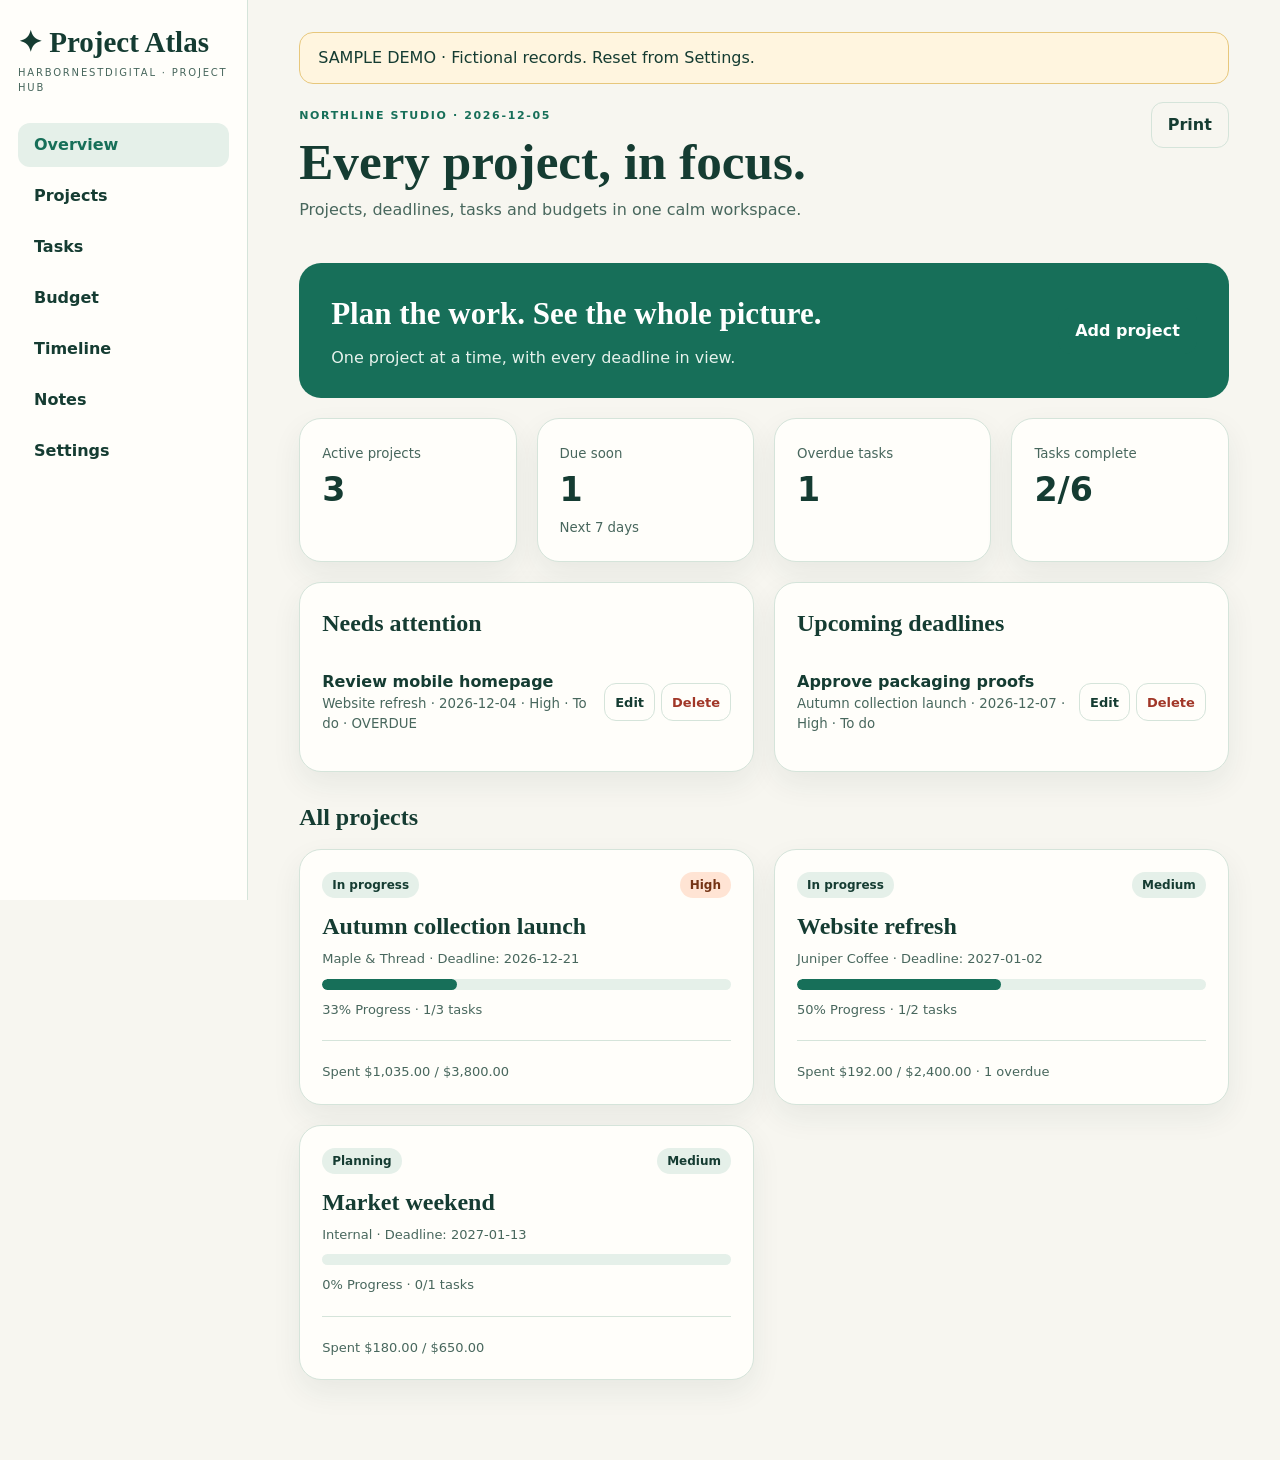
<file: index.html>
<!doctype html><html lang="en" data-demo="true"><head><meta charset="utf-8"><meta name="viewport" content="width=device-width,initial-scale=1"><meta name="theme-color" content="#e8f0e9"><meta name="description" content="Project Atlas — a private, offline multi-project organizer by HarborNestDigital"><link rel="icon" href="icon-192.png"><link rel="manifest" href="manifest.webmanifest"><link rel="stylesheet" href="style.css"><title>Project Atlas Sample Demo | HarborNestDigital</title></head><body><div id="app"></div><dialog id="editor" aria-labelledby="modalTitle"><form id="entryForm"><header><h2 id="modalTitle">Add record</h2><button type="button" id="closeModal" aria-label="Close">×</button></header><div id="fields"></div><footer><button type="button" id="cancelModal">Cancel</button><button class="primary" type="submit">Save</button></footer></form></dialog><input id="restoreFile" type="file" accept=".json,application/json" hidden><script src="app.js" defer></script></body></html>
</file>
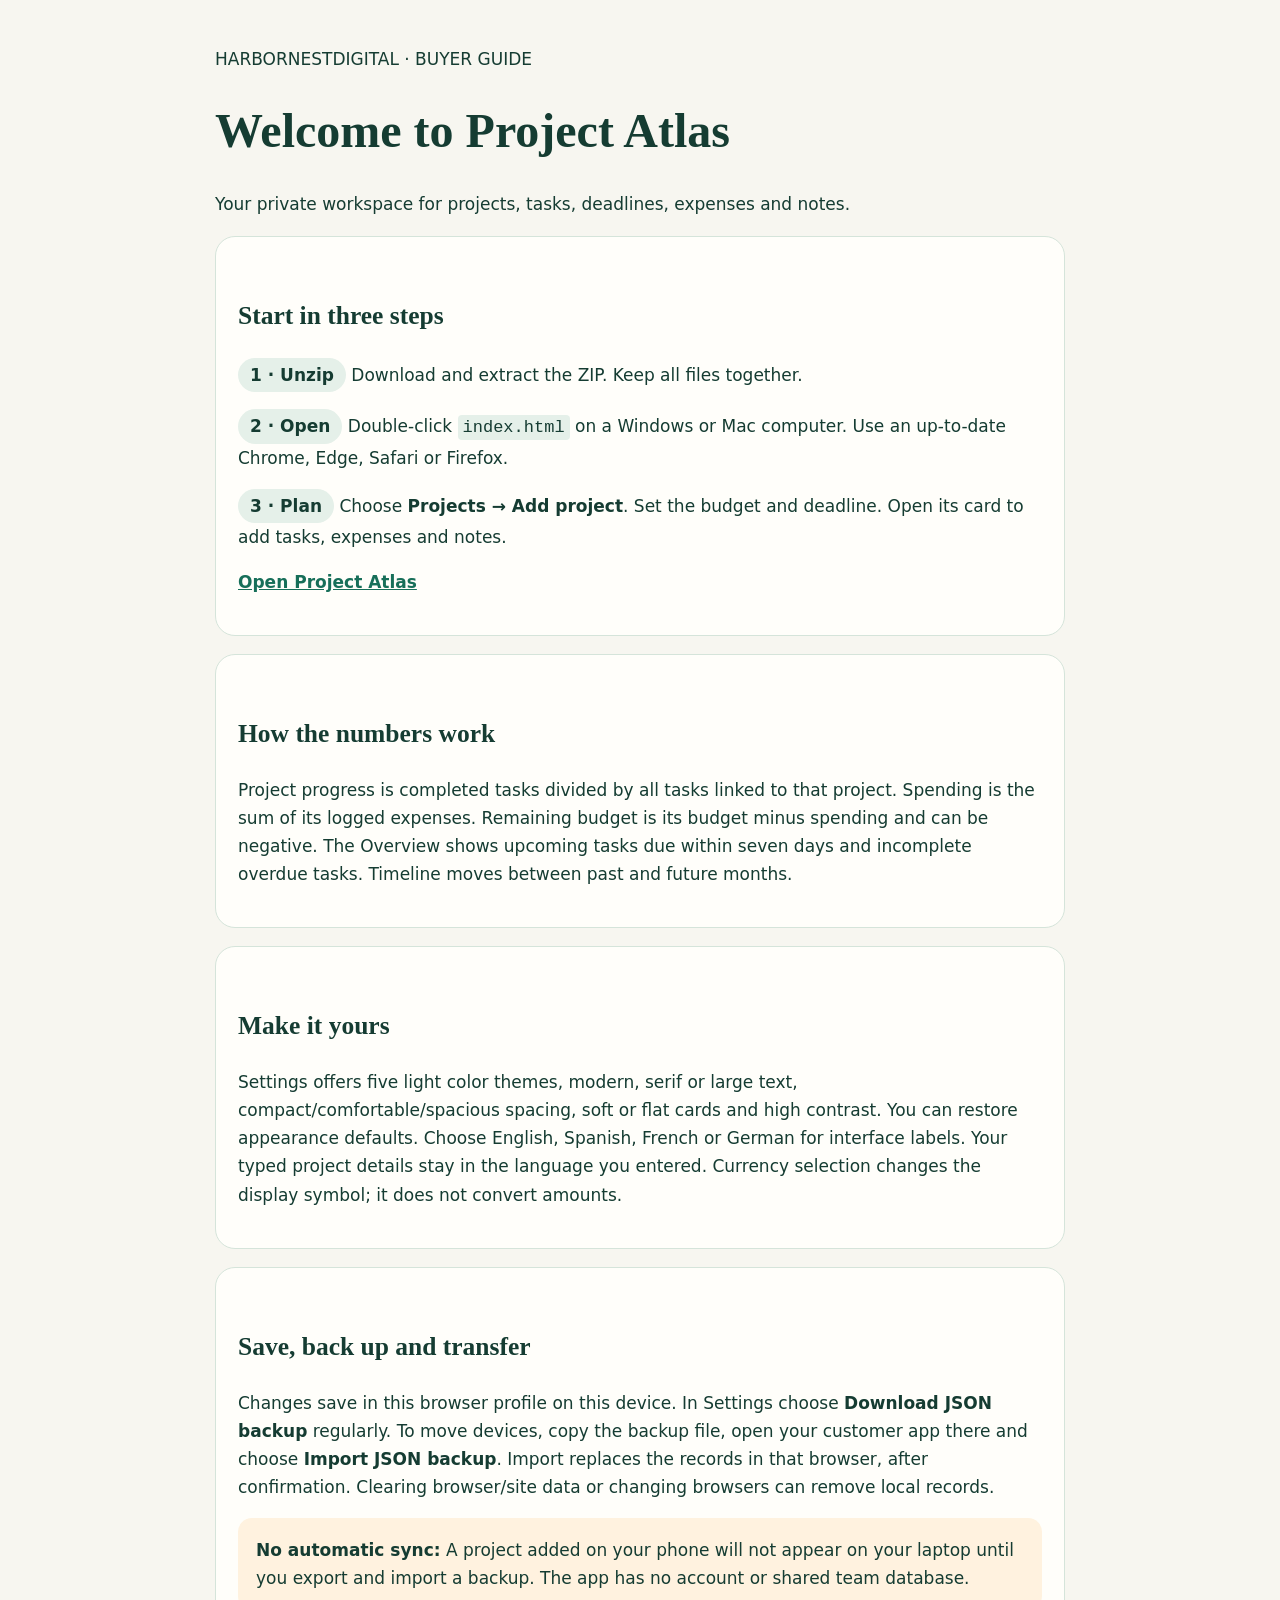
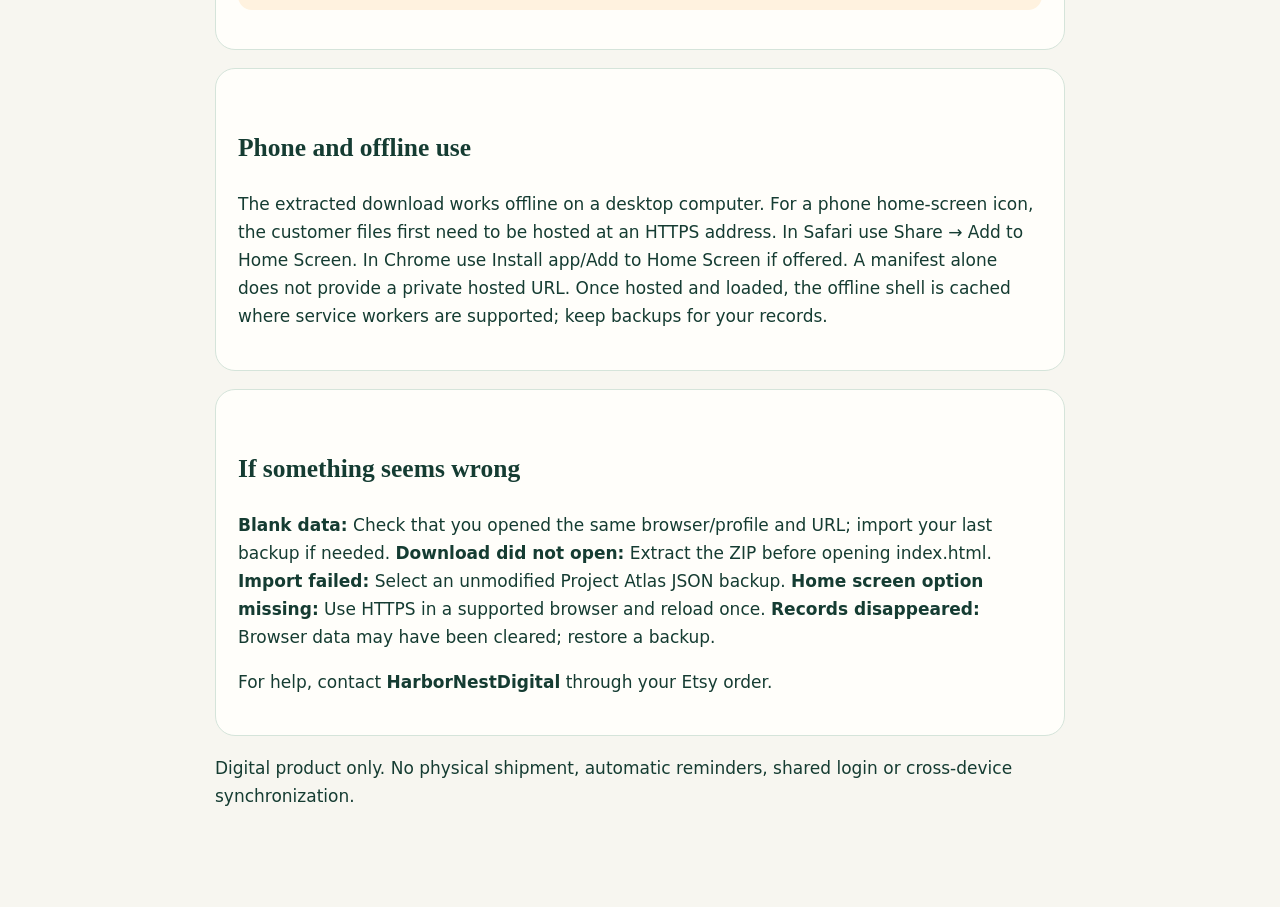
<file: README.html>
<!doctype html><html lang="en"><head><meta charset="utf-8"><meta name="viewport" content="width=device-width,initial-scale=1"><title>Project Atlas Quick Start</title><style>body{margin:0;background:#f7f6f0;color:#153c32;font:17px/1.65 system-ui}main{max-width:850px;margin:auto;padding:28px 20px 80px}h1,h2{font-family:Georgia,serif}h1{font-size:48px;line-height:1.1}h2{margin-top:36px}.card{background:#fffefa;border:1px solid #d5e4da;border-radius:20px;padding:22px;margin:18px 0}a{color:#176f59;font-weight:700}a:focus-visible{outline:3px solid #ae5c27}.step{display:inline-block;background:#e5f0e9;padding:3px 12px;border-radius:99px;font-weight:700}.notice{background:#fff2df;padding:18px;border-radius:14px}code{background:#e5f0e9;padding:3px 5px;border-radius:4px}</style></head><body><main><p>HARBORNESTDIGITAL · BUYER GUIDE</p><h1>Welcome to Project Atlas</h1><p>Your private workspace for projects, tasks, deadlines, expenses and notes.</p><div class="card"><h2>Start in three steps</h2><p><span class="step">1 · Unzip</span> Download and extract the ZIP. Keep all files together.</p><p><span class="step">2 · Open</span> Double-click <code>index.html</code> on a Windows or Mac computer. Use an up-to-date Chrome, Edge, Safari or Firefox.</p><p><span class="step">3 · Plan</span> Choose <strong>Projects → Add project</strong>. Set the budget and deadline. Open its card to add tasks, expenses and notes.</p><p><a href="index.html">Open Project Atlas</a></p></div><div class="card"><h2>How the numbers work</h2><p>Project progress is completed tasks divided by all tasks linked to that project. Spending is the sum of its logged expenses. Remaining budget is its budget minus spending and can be negative. The Overview shows upcoming tasks due within seven days and incomplete overdue tasks. Timeline moves between past and future months.</p></div><div class="card"><h2>Make it yours</h2><p>Settings offers five light color themes, modern, serif or large text, compact/comfortable/spacious spacing, soft or flat cards and high contrast. You can restore appearance defaults. Choose English, Spanish, French or German for interface labels. Your typed project details stay in the language you entered. Currency selection changes the display symbol; it does not convert amounts.</p></div><div class="card"><h2>Save, back up and transfer</h2><p>Changes save in this browser profile on this device. In Settings choose <strong>Download JSON backup</strong> regularly. To move devices, copy the backup file, open your customer app there and choose <strong>Import JSON backup</strong>. Import replaces the records in that browser, after confirmation. Clearing browser/site data or changing browsers can remove local records.</p><p class="notice"><strong>No automatic sync:</strong> A project added on your phone will not appear on your laptop until you export and import a backup. The app has no account or shared team database.</p></div><div class="card"><h2>Phone and offline use</h2><p>The extracted download works offline on a desktop computer. For a phone home-screen icon, the customer files first need to be hosted at an HTTPS address. In Safari use Share → Add to Home Screen. In Chrome use Install app/Add to Home Screen if offered. A manifest alone does not provide a private hosted URL. Once hosted and loaded, the offline shell is cached where service workers are supported; keep backups for your records.</p></div><div class="card"><h2>If something seems wrong</h2><p><strong>Blank data:</strong> Check that you opened the same browser/profile and URL; import your last backup if needed. <strong>Download did not open:</strong> Extract the ZIP before opening index.html. <strong>Import failed:</strong> Select an unmodified Project Atlas JSON backup. <strong>Home screen option missing:</strong> Use HTTPS in a supported browser and reload once. <strong>Records disappeared:</strong> Browser data may have been cleared; restore a backup.</p><p>For help, contact <strong>HarborNestDigital</strong> through your Etsy order.</p></div><p>Digital product only. No physical shipment, automatic reminders, shared login or cross-device synchronization.</p></main></body></html>
</file>
<file: style.css>
:root{--bg:#f7f6f0;--surface:#fffefa;--ink:#153c32;--muted:#48675d;--line:#d5e4da;--accent:#176f59;--soft:#e5f0e9;--peach:#f9dfcc;--lavender:#ece6f6;--gold:#f4e7bb;--shadow:0 12px 30px #173c3212;--radius:22px;--gap:20px;--font:system-ui,-apple-system,BlinkMacSystemFont,'Segoe UI',sans-serif}*{box-sizing:border-box}html{scroll-behavior:smooth}body{margin:0;background:var(--bg);color:var(--ink);font-family:var(--font);font-size:16px;line-height:1.5}button,input,select,textarea{font:inherit}button{cursor:pointer;border:1px solid var(--line);background:var(--surface);color:var(--ink);border-radius:12px;min-height:44px;padding:10px 16px;font-weight:700}button:hover{filter:brightness(.96)}button:focus-visible,input:focus-visible,select:focus-visible,textarea:focus-visible,a:focus-visible{outline:3px solid #ae5c27;outline-offset:3px}.primary{background:var(--accent);border-color:var(--accent);color:#fff}.danger{color:#a13728}.ghost{background:transparent}.app{display:grid;grid-template-columns:248px minmax(0,1fr);min-height:100vh}.sidebar{padding:27px 18px;background:var(--surface);border-right:1px solid var(--line);position:sticky;top:0;height:100vh;overflow-y:auto}.brand{font-family:Georgia,serif;font-size:29px;font-weight:700;line-height:1.05}.byline{color:var(--muted);font-size:10px;letter-spacing:.18em;margin:8px 0 28px}.nav{display:grid;gap:7px}.nav button{text-align:left;border:0;background:transparent;font-weight:650}.nav button[aria-current=page],.mobile-nav button[aria-current=page]{background:var(--soft);color:var(--accent)}main{padding:32px clamp(20px,4vw,60px) 80px;min-width:0;max-width:1700px;width:100%;margin:auto}.top{display:flex;justify-content:space-between;gap:14px;align-items:start;margin-bottom:25px}.eyebrow{text-transform:uppercase;letter-spacing:.15em;font-size:11px;font-weight:800;color:var(--accent)}h1,h2,h3,p{margin-top:0}h1{font-family:Georgia,serif;font-size:clamp(34px,4vw,54px);line-height:1.1;margin:8px 0}h2{font-family:Georgia,serif;font-size:24px;margin-bottom:14px}.muted,.top p{color:var(--muted)}.hero{background:var(--accent);color:#fff;border-radius:var(--radius);padding:28px 32px;display:flex;justify-content:space-between;align-items:center;gap:20px;margin-bottom:20px}.hero h2{font-size:31px;margin:0}.hero p{margin:8px 0 0;color:#e6f2ec}.notice{padding:13px 18px;background:#fff5df;border:1px solid #e7c77c;border-radius:14px;margin:0 0 18px}.grid{display:grid;grid-template-columns:repeat(2,minmax(0,1fr));gap:var(--gap)}.metrics{display:grid;grid-template-columns:repeat(4,minmax(0,1fr));gap:var(--gap);margin-bottom:var(--gap)}.card,.metric{background:var(--surface);border:1px solid var(--line);border-radius:var(--radius);padding:22px;box-shadow:var(--shadow);min-width:0}.metric strong{display:block;font-size:clamp(24px,2.6vw,38px);line-height:1.1;margin:7px 0}.metric small{color:var(--muted)}.toolbar{display:flex;flex-wrap:wrap;gap:10px;align-items:center;margin:0 0 20px}.toolbar input,.toolbar select{max-width:300px}.pill,.tag{display:inline-flex;align-items:center;padding:4px 10px;background:var(--soft);border-radius:99px;font-size:12px;font-weight:800;color:var(--ink)}.pill.warn,.tag.warn{background:#ffe4d4;color:#753516}.pill.good{background:#dcefe0;color:#205734}.row{display:flex;align-items:center;justify-content:space-between;gap:12px;padding:15px 0;border-bottom:1px solid var(--line)}.row:last-child{border:0}.row strong{display:block;overflow-wrap:anywhere}.row small{display:block;color:var(--muted)}.actions{display:flex;gap:6px;flex-wrap:wrap;flex-shrink:0}.actions button{min-height:38px;padding:7px 10px;font-size:13px}.empty{padding:27px;text-align:center;background:var(--soft);border-radius:16px;color:var(--muted)}.progress{height:11px;background:var(--soft);border-radius:99px;overflow:hidden;margin:10px 0}.progress span{display:block;height:100%;background:var(--accent);border-radius:99px}.project-card{cursor:pointer}.project-card h2{margin:10px 0 5px}.project-card:hover{border-color:var(--accent)}.project-card:focus-visible{outline:3px solid #ae5c27}.card-head{display:flex;justify-content:space-between;gap:10px;align-items:start}.small{font-size:13px;color:var(--muted)}.bar-chart{display:flex;align-items:end;gap:12px;height:195px;border-bottom:1px solid var(--line);margin-top:12px}.bar-col{flex:1;min-width:0;text-align:center;color:var(--muted);font-size:12px}.bar-col div{height:var(--h);min-height:3px;background:var(--accent);border-radius:6px 6px 0 0}.bar-col small{display:block;white-space:nowrap;overflow:hidden;text-overflow:ellipsis}.setting-grid{display:grid;grid-template-columns:repeat(2,minmax(0,1fr));gap:12px}label{display:block;font-weight:650;color:var(--ink)}input,select,textarea{width:100%;background:var(--surface);color:var(--ink);border:1px solid #9eb5a9;border-radius:10px;min-height:44px;padding:10px 12px;margin-top:5px}textarea{min-height:90px;resize:vertical}.check{display:flex;align-items:center;gap:8px}.check input{width:auto;min-height:auto}.mobile-nav{display:none}dialog{border:1px solid var(--line);border-radius:22px;box-shadow:0 25px 80px #123a3355;width:min(570px,calc(100vw - 24px));max-height:min(88vh,850px);overflow:auto;background:var(--surface);color:var(--ink);padding:0}dialog::backdrop{background:#10372d99}dialog header,dialog footer{padding:18px 22px;display:flex;align-items:center;justify-content:space-between;gap:10px;background:var(--soft)}dialog header h2{margin:0}#fields{padding:20px 22px;display:grid;gap:13px}dialog footer{justify-content:flex-end}.sep{border:0;border-top:1px solid var(--line);margin:21px 0}body[data-theme=peach]{--bg:#fff8f0;--surface:#fffdfa;--ink:#543824;--muted:#785945;--line:#ead8c4;--accent:#94542e;--soft:#fcebdc}body[data-theme=lavender]{--bg:#f8f6fc;--surface:#fff;--ink:#332e52;--muted:#5a5473;--line:#dfd9ef;--accent:#584988;--soft:#ece8f5}body[data-theme=blue]{--bg:#f3f8fb;--surface:#fff;--ink:#183949;--muted:#436478;--line:#d2e1ea;--accent:#206986;--soft:#e1eff5}body[data-theme=olive]{--bg:#f8f8ef;--surface:#fffffa;--ink:#344126;--muted:#5d6848;--line:#dee3c9;--accent:#536a34;--soft:#edf0df}body[data-font=serif]{--font:Georgia,'Times New Roman',serif}body[data-font=large]{font-size:18px}body[data-density=compact]{--gap:12px}body[data-density=compact] .card,body[data-density=compact] .metric{padding:15px}body[data-density=spacious]{--gap:28px}body[data-density=spacious] .card,body[data-density=spacious] .metric{padding:30px}body[data-cards=flat]{--shadow:none;--radius:9px}body[data-contrast=high]{--muted:var(--ink);--line:var(--ink)}body[data-contrast=high] .primary{background:#064a39}body[data-contrast=high] .card,body[data-contrast=high] .metric{border-width:2px}@media(max-width:940px){.metrics{grid-template-columns:repeat(2,minmax(0,1fr))}.app{grid-template-columns:190px minmax(0,1fr)}.sidebar{padding:20px 10px}}@media(max-width:700px){.app{display:block}.sidebar{display:none}main{padding:18px 16px 104px}.mobile-nav{display:flex;position:fixed;bottom:0;left:0;right:0;z-index:10;background:var(--surface);border-top:1px solid var(--line);padding:7px max(7px,env(safe-area-inset-right)) calc(7px + env(safe-area-inset-bottom));gap:3px}.mobile-nav button{flex:1;border:0;background:transparent;font-size:11px;padding:5px 1px;min-height:52px}.top{align-items:start}.top .ghost{min-width:55px}.grid{grid-template-columns:1fr}.metrics{gap:9px}.metric{padding:15px}.metric strong{font-size:24px}.hero{padding:22px}.hero h2{font-size:25px}.row{align-items:start}.actions{display:grid;grid-template-columns:1fr 1fr}.setting-grid{grid-template-columns:1fr}}@media(max-width:390px){.metrics{grid-template-columns:1fr 1fr}.row{flex-direction:column}.actions{display:flex}.toolbar input{max-width:100%}}@media print{.sidebar,.mobile-nav,.top button,.actions,.toolbar button,.notice{display:none!important}.app{display:block}main{padding:0;max-width:none}.card,.metric{break-inside:avoid;box-shadow:none}body{background:white}}
.nav button{width:100%;min-width:0}.mobile-nav button{min-width:0;white-space:nowrap;overflow:hidden;text-overflow:ellipsis}
</file>
